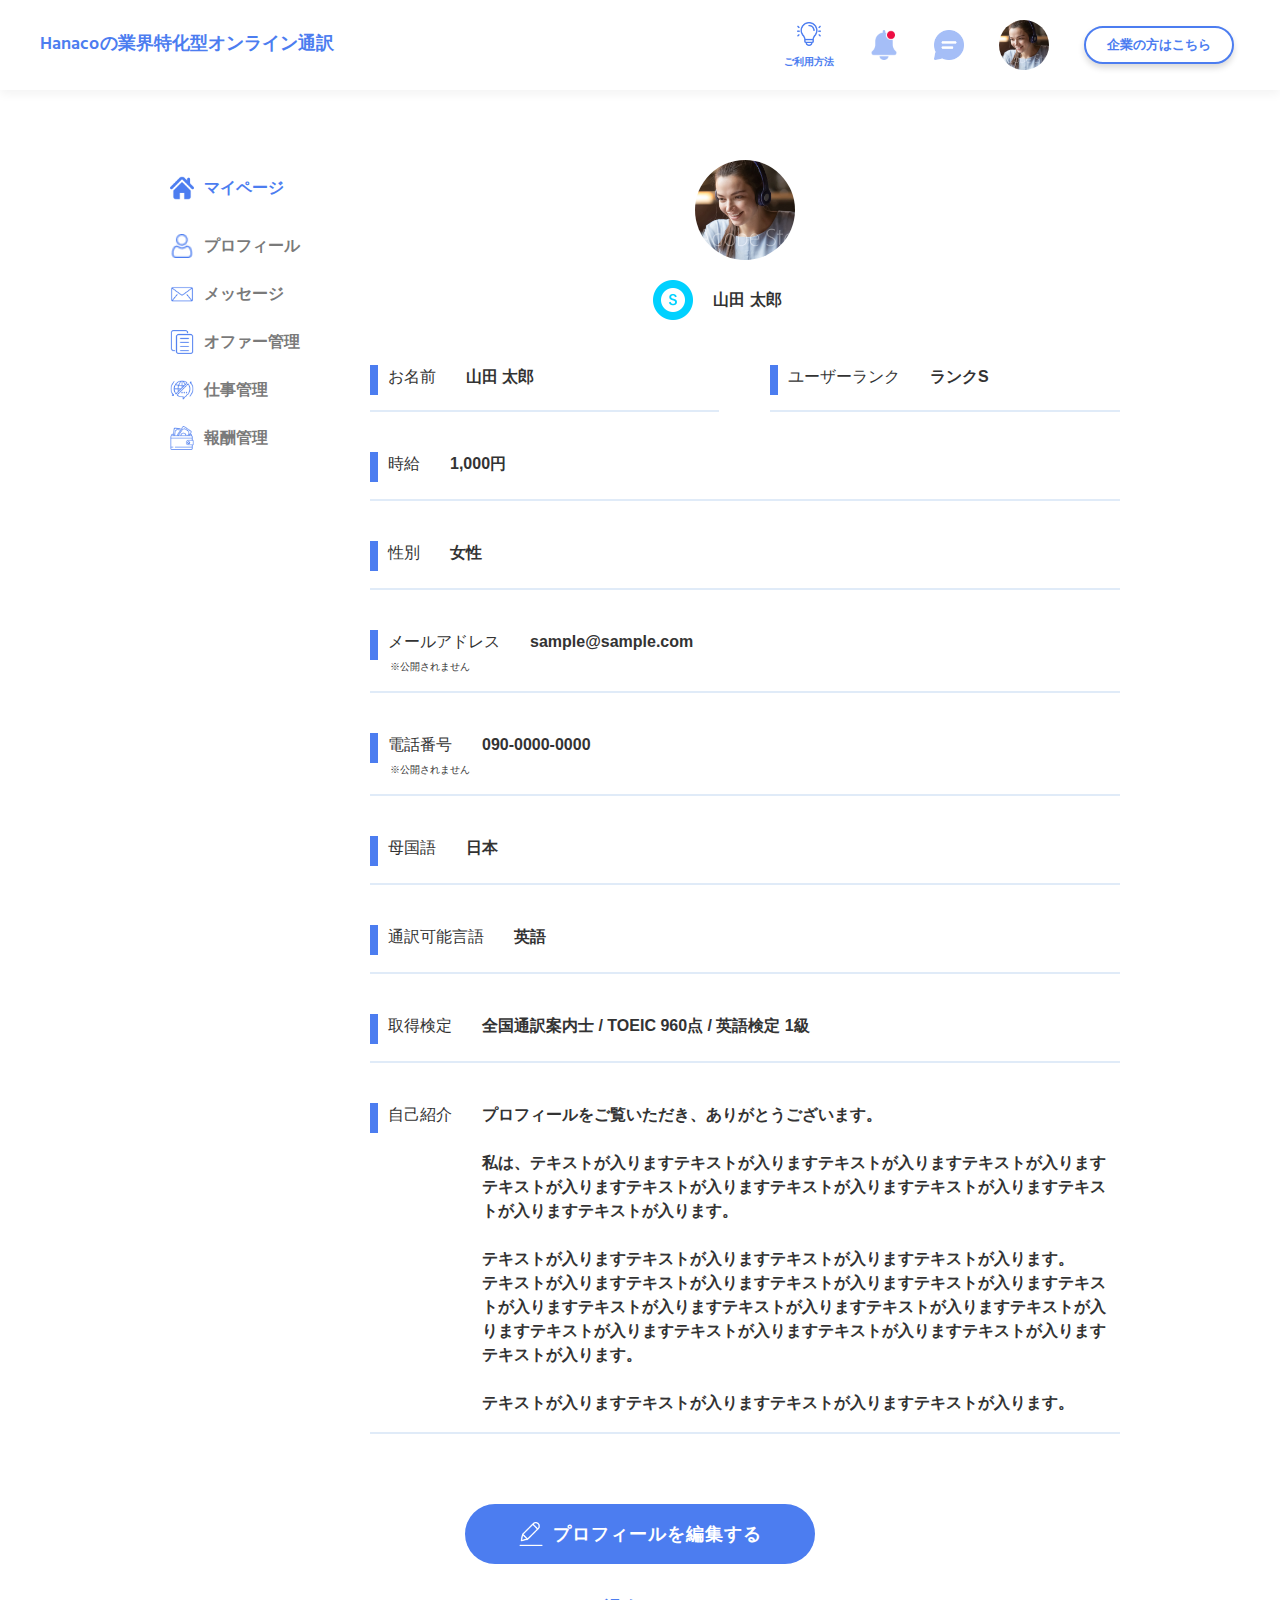
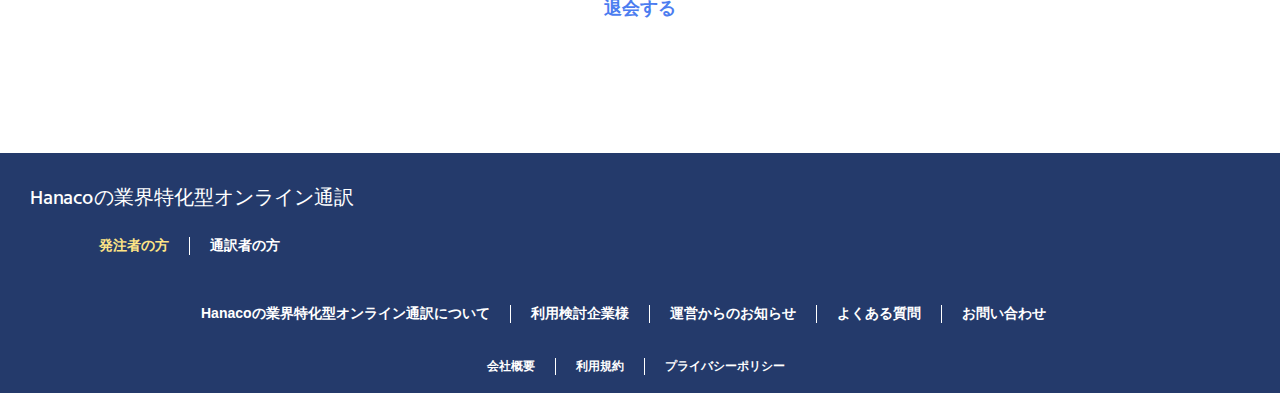
<file: index.html>
<!DOCTYPE html>
<html lang="en">

<head>
    <meta charset="utf-8">
    <meta content="width=device-width, initial-scale=1.0" name="viewport">
    <title></title>

    <!-- css -->
    <link rel="stylesheet" type="text/css" href="style.css">

    <link href="https://fonts.googleapis.com/css2?family=Hind+Jalandhar:wght@300;400;500;600;700&display=swap"
        rel="stylesheet">
</head>

<body>
    <header>
        <div id="slogan">
            <p id="logo">
                Hanacoの業界特化型オンライン通訳
            </p>
        </div>

        <div id="choice">
            <div id="idea">
                <img src="images/Group 52.png" alt="">
                <p>ご利用方法 </p>
            </div>
            <img id="bell" class="header_img" src="images/bell 1.png" alt="">
            <img id="chat" class="header_img" src="images/chat 2.png" alt="">
            <img id="Ellipse" class="header_img" src="images/Ellipse 97.png" alt="">
            <button>企業の方はこちら</button>
        </div>
    </header>

    <main>
        <div id="menu">
            <ul>
                <li>
                    <img class="icon" src="images/home-icon-silhouette 1.png" alt="">
                    <p id="hometitle">マイページ</p>
                </li>
                <li>
                    <img class="icon" src="images/user 1.png" alt="">
                    <p>プロフィール</p>
                </li>
                <li>
                    <img class="icon" src="images/mail 1.png" alt="">
                    <p>メッセージ</p>
                </li>
                <li>
                    <img class="icon" src="images/copy 1.png" alt="">
                    <p>オファー管理</p>
                </li>
                <li>
                    <img class="icon" src="images/translating 1.png" alt="">
                    <p>仕事管理</p>
                </li>
                <li>
                    <img class="icon" src="images/wallet 1.png" alt="">
                    <p>報酬管理</p>
                </li>
            </ul>
        </div>

        <div id="profile">
            <div id="avatar">
                <img id="avapic" src="images/Ellipse 93.png" alt="">
                <div id="profiletitle">
                    <img src="images/Group 3616.png" alt="">
                    <p>山田 太郎</p>
                </div>
            </div>

            <div id="form">
                <div class="inform" id="form12">
                    <div id="firstinform">
                        <div class="formtitle">
                            <img src="images/Rectangle 1173.png" alt="">
                            <p>お名前</p>
                            <p>山田 太郎</p>
                        </div>
                    </div>
                    <div id="secondinform">
                        <div class="formtitle">
                            <img src="images/Rectangle 1173.png" alt="">
                            <p>ユーザーランク</p>
                            <p>ランクS</p>
                        </div>
                    </div>
                </div>
                <div class="inform" id="thirdinform">
                    <div class="formtitle">
                        <img src="images/Rectangle 1173.png" alt="">
                        <p>時給</p>
                        <p>1,000円</p>
                    </div>

                </div>
                <div class="inform" id="fourthinform">
                    <div class="formtitle">
                        <img src="images/Rectangle 1173.png" alt="">
                        <p>性別</p>
                        <p>女性</p>
                    </div>

                </div>
                <div class="inform" id="fithinform">
                    <div class="formtitle">
                        <img src="images/Rectangle 1173.png" alt="">
                        <p>メールアドレス</p>
                        <p>sample@sample.com</p>
                    </div>
                    <p id="subtitle">※公開されません</p>
                </div>
                <div class="inform" id="sixthinform">
                    <div class="formtitle">
                        <img src="images/Rectangle 1173.png" alt="">
                        <p>電話番号</p>
                        <p>090-0000-0000</p>
                    </div>
                    <p id="subtitle">※公開されません</p>
                </div>
                <div class="inform" id="seventhinform">
                    <div class="formtitle">
                        <img src="images/Rectangle 1173.png" alt="">
                        <p>母国語</p>
                        <p>日本</p>
                    </div>

                </div>
                <div class="inform" id="eighthinform">
                    <div class="formtitle">
                        <img src="images/Rectangle 1173.png" alt="">
                        <p>通訳可能言語</p>
                        <p>英語</p>
                    </div>

                </div>
                <div class="inform" id="ninethinform">
                    <div class="formtitle">
                        <img src="images/Rectangle 1173.png" alt="">
                        <p>取得検定</p>
                        <p>全国通訳案内士 / TOEIC 960点 / 英語検定 1級</p>
                    </div>

                </div>
                <div class="inform" id="tenthinform">
                    <div class="formtitle">
                        <img src="images/Rectangle 1173.png" alt="">
                        <p id="titleten">自己紹介</p>
                        <p>
                            プロフィールをご覧いただき、ありがとうございます。<br> <br>
                            私は、テキストが入りますテキストが入りますテキストが入りますテキストが入りますテキストが入りますテキストが入りますテキストが入りますテキストが入りますテキストが入りますテキストが入ります。<br>
                            <br>
                            テキストが入りますテキストが入りますテキストが入りますテキストが入ります。<br>
                            テキストが入りますテキストが入りますテキストが入りますテキストが入りますテキストが入りますテキストが入りますテキストが入りますテキストが入りますテキストが入りますテキストが入りますテキストが入りますテキストが入りますテキストが入りますテキストが入ります。
                            <br><br>
                            テキストが入りますテキストが入りますテキストが入りますテキストが入ります。
                        </p>
                    </div>

                </div>
            </div>
        </div>

        <div id="button">
            <button id="btn">
                <img src="images/edit 1.png" alt="">
                <p>プロフィールを編集する</p>
            </button>
            <p id="sub_btn">退会する</p>
        </div>
    </main>

    <footer>
        <p id="logo">Hanacoの業界特化型オンライン通訳</p>

        <div id="firstline">
            <p>発注者の方</p>
            <img src="images/Line 565.png" alt="">
            <p>通訳者の方</p>
        </div>

        <div id="secondline">
            <p>Hanacoの業界特化型オンライン通訳について</p>
            <img src="images/Line 565.png" alt="">
            <p>利用検討企業様</p>
            <img src="images/Line 565.png" alt="">
            <p>運営からのお知らせ</p>
            <img src="images/Line 565.png" alt="">
            <p>よくある質問</p>
            <img src="images/Line 565.png" alt="">
            <p>お問い合わせ</p>
        </div>

        <div id="thirdline">
            <p>会社概要</p>
            <img src="images/Line 567.png" alt="">
            <p>利用規約</p>
            <img src="images/Line 567.png" alt="">
            <p>プライバシーポリシー</p>
        </div>
    </footer>
</body>

</html>
</file>
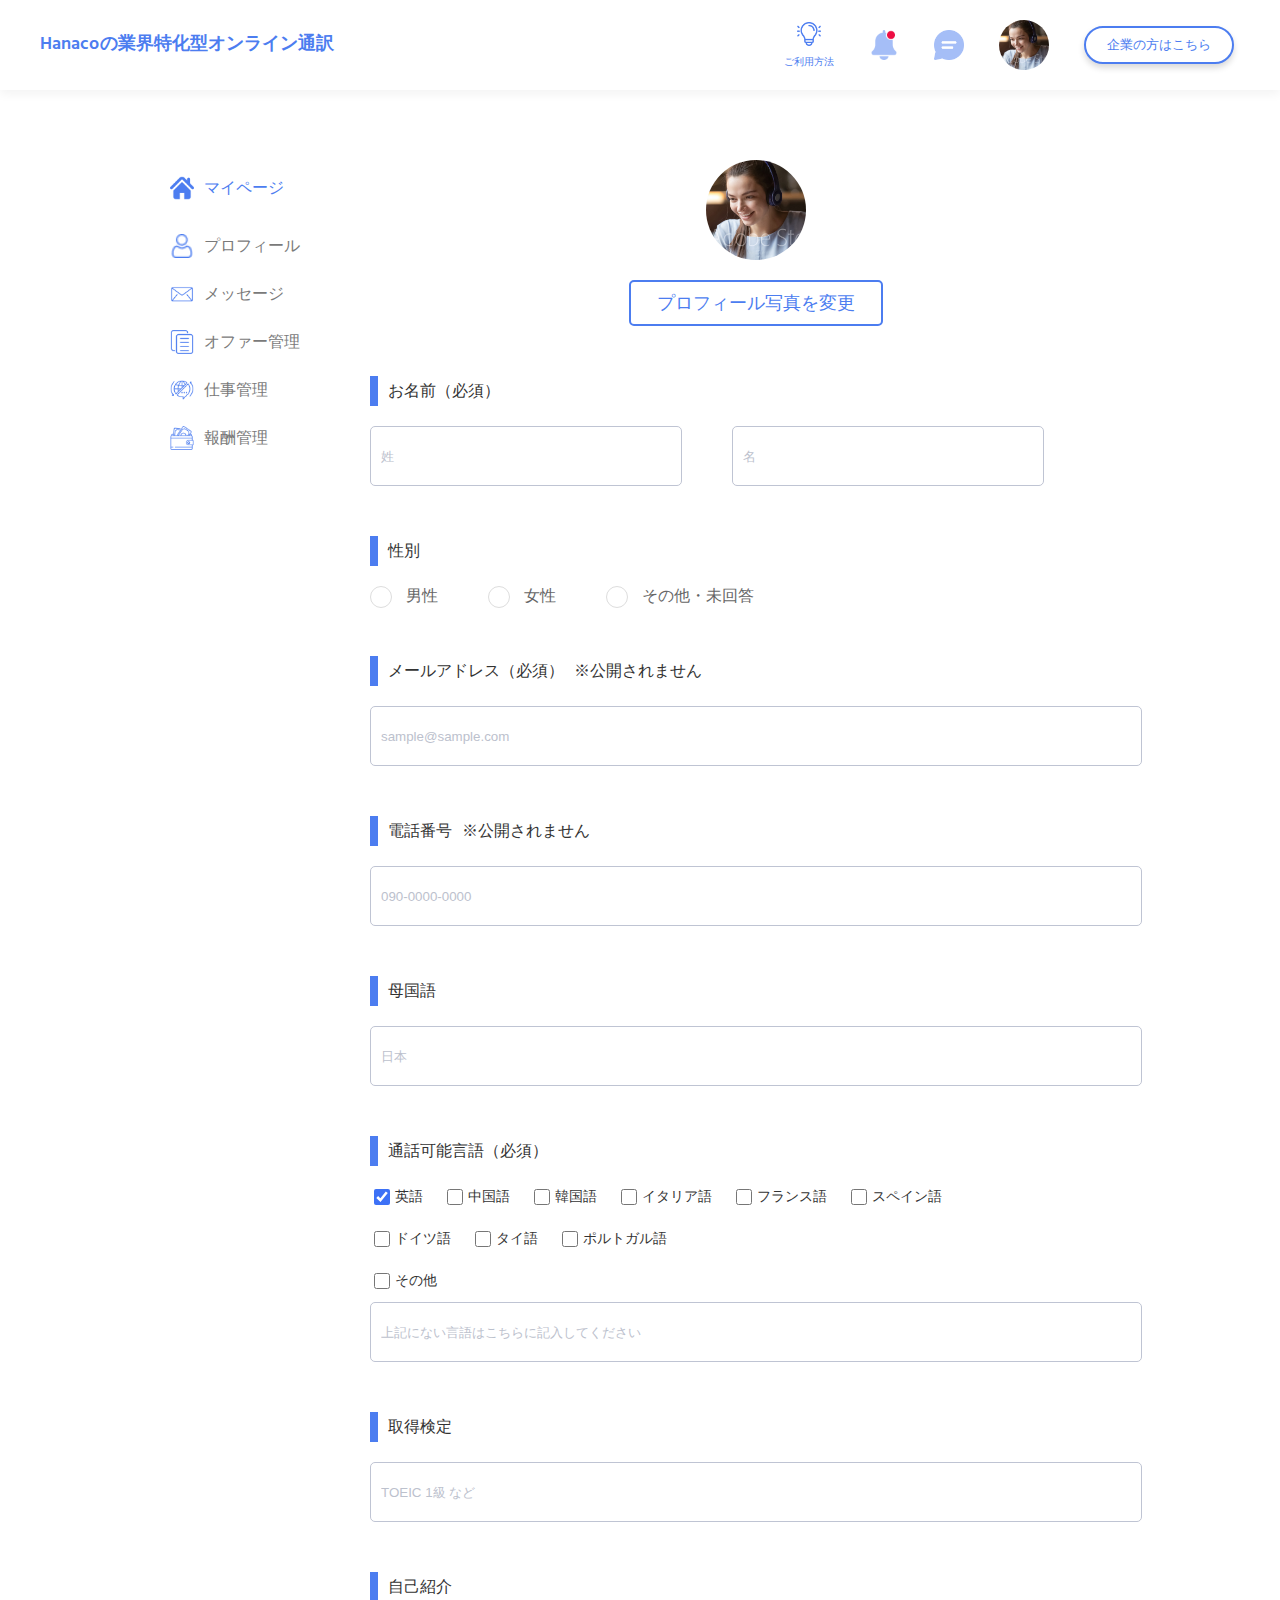
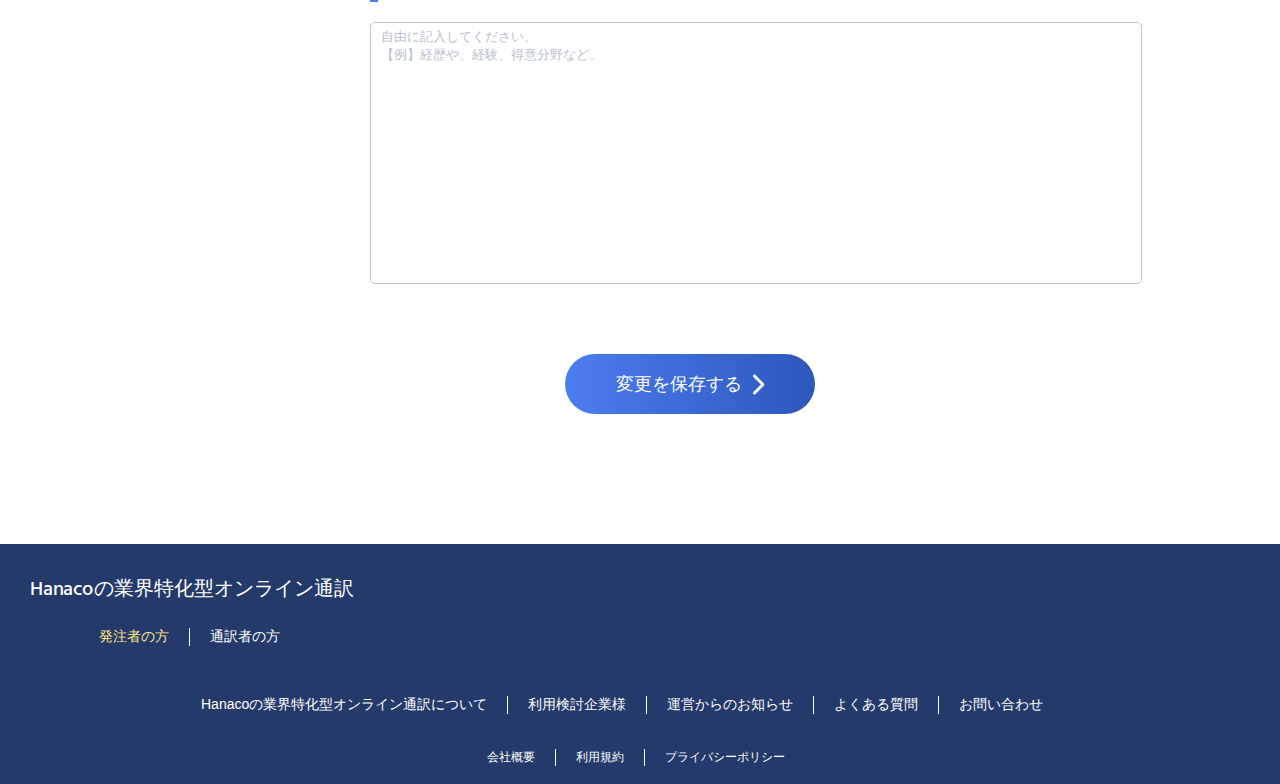
<file: index2.html>
<!DOCTYPE html>
<html lang="en">

<head>
    <meta charset="utf-8">
    <meta content="width=device-width, initial-scale=1.0" name="viewport">
    <title></title>

    <!-- css -->
    <link rel="stylesheet" type="text/css" href="style2.css">

    <link href="https://fonts.googleapis.com/css2?family=Hind+Jalandhar:wght@300;400;500;600;700&display=swap"
        rel="stylesheet">
</head>

<body>
    <header>
        <div id="slogan">
            <p id="logo">
                Hanacoの業界特化型オンライン通訳
            </p>
        </div>

        <div id="choice">
            <div id="idea">
                <img src="images/Group 52.png" alt="">
                <p>ご利用方法 </p>
            </div>
            <img id="bell" class="header_img" src="images/bell 1.png" alt="">
            <img id="chat" class="header_img" src="images/chat 2.png" alt="">
            <img id="Ellipse" class="header_img" src="images/Ellipse 97.png" alt="">
            <button>企業の方はこちら</button>
        </div>
    </header>

    <main>
        <div id="menu">
            <ul>
                <li>
                    <img class="icon" src="images/home-icon-silhouette 1.png" alt="">
                    <p id="hometitle">マイページ</p>
                </li>
                <li id="choosing">
                    <img class="icon" src="images/user 1.png" alt="">
                    <p>プロフィール</p>
                </li>
                <li>
                    <img class="icon" src="images/mail 1.png" alt="">
                    <p>メッセージ</p>
                </li>
                <li>
                    <img class="icon" src="images/copy 1.png" alt="">
                    <p>オファー管理</p>
                </li>
                <li>
                    <img class="icon" src="images/translating 1.png" alt="">
                    <p>仕事管理</p>
                </li>
                <li>
                    <img class="icon" src="images/wallet 1.png" alt="">
                    <p>報酬管理</p>
                </li>
            </ul>
        </div>

        <div id="profile">
            <div id="avatar">
                <img id="avapic" src="images/Ellipse 93.png" alt="">
                <div>
                    <p>プロフィール写真を変更</p>
                </div>
            </div>

            <div id="form">
                <div class="inform" id="firstinform">
                    <div class="formtitle">
                        <img src="images/Rectangle 1173.png" alt="">
                        <p>お名前（必須）</p>
                    </div>
                    <div class="int">
                        <input class="inputtext" type="text" class="custom-input" placeholder="姓">
                        <input class="inputtext" type="text" class="custom-input" placeholder="名">
                    </div>
                </div>

                <div class="inform" id="secondinform">
                    <div class="formtitle">
                        <img src="images/Rectangle 1173.png" alt="">
                        <p id="title">性別</p>
                    </div>
                    <div class="int">
                        <div class="radio-option">
                            <input type="radio" name="gender" value="male" id="male" />
                            <label for="male">男性</label>
                        </div>

                        <div class="radio-option">
                            <input type="radio" name="gender" value="female" id="female" />
                            <label for="female">女性</label>
                        </div>

                        <div class="radio-option">
                            <input type="radio" name="gender" value="other" id="other" />
                            <label for="other">その他・未回答</label>
                        </div>
                    </div>
                </div>

                <div class="inform" id="thirdinform">
                    <div class="formtitle">
                        <img src="images/Rectangle 1173.png" alt="">
                        <p>メールアドレス（必須）</p>
                        <p class="subtitle">※公開されません</p>
                    </div>
                    <div class="int">
                        <input class="inputtext" type="text" class="custom-input" placeholder="sample@sample.com">
                    </div>
                </div>

                <div class="inform" id="fourthinform">
                    <div class="formtitle">
                        <img src="images/Rectangle 1173.png" alt="">
                        <p>電話番号</p>
                        <p class="subtitle">※公開されません</p>
                    </div>
                    <div class="int">
                        <input class="inputtext" type="text" class="custom-input" placeholder="090-0000-0000">
                    </div>
                </div>

                <div class="inform" id="fifthinform">
                    <div class="formtitle">
                        <img src="images/Rectangle 1173.png" alt="">
                        <p>母国語</p>
                    </div>
                    <div class="int">
                        <input class="inputtext" type="text" class="custom-input" placeholder="日本">
                    </div>
                </div>

                <div class="inform" id="sixthinform">
                    <div class="formtitle">
                        <img src="images/Rectangle 1173.png" alt="">
                        <p>通話可能言語（必須）</p>
                    </div>

                    <div class="checkbox-group">
                        <div class="checkbox-row">
                            <label><input type="checkbox" checked> 英語</label>
                            <label><input type="checkbox"> 中国語</label>
                            <label><input type="checkbox"> 韓国語</label>
                            <label><input type="checkbox"> イタリア語</label>
                            <label><input type="checkbox"> フランス語</label>
                            <label><input type="checkbox"> スペイン語</label>
                        </div>
                        <div class="checkbox-row">
                            <label><input type="checkbox"> ドイツ語</label>
                            <label><input type="checkbox"> タイ語</label>
                            <label><input type="checkbox"> ポルトガル語</label>
                        </div>
                        <div class="checkbox-row">
                            <label><input type="checkbox"> その他</label>
                        </div>
                    </div>

                    <div class="int">
                        <input class="inputtext" type="text" class="custom-input" placeholder="上記にない言語はこちらに記入してください">
                    </div>
                </div>

                <div class="inform" id="seventhinform">
                    <div class="formtitle">
                        <img src="images/Rectangle 1173.png" alt="">
                        <p>取得検定</p>
                    </div>
                    <div class="int">
                        <input class="inputtext" type="text" class="custom-input" placeholder="TOEIC 1級 など">
                    </div>
                </div>

                <div class="inform" id="eighthinform">
                    <div class="formtitle">
                        <img src="images/Rectangle 1173.png" alt="">
                        <p>自己紹介</p>
                    </div>
                    <div class="int">
                        <textarea class="inputtext" class="custom-input" placeholder="自由に記入してください。
【例】経歴や、経験、得意分野など。"></textarea>
                    </div>
                </div>
            </div>
        </div>

        <button id="btn">
            <p>変更を保存する</p>
            <img src="images/Line 579.png" alt="">
        </button>
    </main>

    <footer>
        <p id="logo">Hanacoの業界特化型オンライン通訳</p>

        <div id="firstline">
            <p>発注者の方</p>
            <img src="images/Line 565.png" alt="">
            <p>通訳者の方</p>
        </div>

        <div id="secondline">
            <p>Hanacoの業界特化型オンライン通訳について</p>
            <img src="images/Line 565.png" alt="">
            <p>利用検討企業様</p>
            <img src="images/Line 565.png" alt="">
            <p>運営からのお知らせ</p>
            <img src="images/Line 565.png" alt="">
            <p>よくある質問</p>
            <img src="images/Line 565.png" alt="">
            <p>お問い合わせ</p>
        </div>

        <div id="thirdline">
            <p>会社概要</p>
            <img src="images/Line 567.png" alt="">
            <p>利用規約</p>
            <img src="images/Line 567.png" alt="">
            <p>プライバシーポリシー</p>
        </div>
    </footer>
</body>

</html>
</file>
<file: style.css>
* {
    font-family: 'Yu Gothic', 'YuGothic', sans-serif;
    font-weight: 700;
    color: #333333;
    margin: 0;
}

body {
    width: 1280px;
    height: auto;
    position: relative;
    margin: 0 auto;
}

header {
    width: 1280px;
    height: 90px;
    box-shadow: 0px 4px 10px rgba(0, 0, 0, 0.05);
    display: flex;
}

button {
    cursor: pointer;
}

button:hover {
    filter: brightness(90%);
}

#slogan {
    height: 100%;
    display: flex;
    align-items: center;
    padding: 0 40px;
}

#logo {
    font-family: 'Hind Jalandhar', sans-serif;
    font-weight: 600;
    font-size: 18px;
    color: #4C7DF0;
}

#idea {
    text-align: center;
}

#idea img {
    width: 24px;
    height: 24px;
}

#idea p {
    font-size: 10px;
    color: #4C7DF0;
    margin-top: 5px;
}


#choice {
    margin-left: 410px;
    height: 100%;
    display: flex;
    align-items: center;
    gap: 35px;
}

.header_img {
    width: 30px;
    height: 30px;
}

#Ellipse {
    width: 50px;
    height: 50px;
    border-radius: 50%;
    object-fit: cover;
}

header button {
    width: 150px;
    height: 38px;
    background: #FFFFFF;
    border-radius: 19px;
    border: 2px solid #4C7DF0;
    box-shadow: 0px 4px 6px 0px #00000026;
    font-size: 13px;
    color: #4C7DF0;
}

main {
    width: 100%;
    height: max-content;
    display: flex;
    margin-top: 70px;
    flex-wrap: wrap;
}

#menu {
    margin: 0 0 0 160px;
}

#menu ul {
    list-style: none;
    /* Bỏ dấu chấm đầu dòng */
    padding: 0;
    /* Bỏ khoảng cách mặc định */
    margin: 0;
}

#menu li {
    width: 150px;
    height: 40px;
    border-radius: 3px;
    display: flex;
    align-items: center;
    margin: 8px 0 8px 0;
    /* Khoảng cách giữa các item */
}

#menu ul li:first-child {
    margin: 8px 0 18px 0;
}

.icon {
    margin: 0px 10px;
    width: 24px;
    height: 24px;
}

#menu li p {
    font-size: 16px;
    color: #7A7A7A;
}

#menu #hometitle {
    color: #4C7DF0;
}

#menu li:hover {
    background: #E0EBF8;
    cursor: pointer;
}

#profile {
    padding-left: 60px;
}

#avatar {
    display: flex;
    /* Sử dụng Flexbox để căn giữa và xếp theo chiều dọc */
    flex-direction: column;
    /* Xếp các phần tử theo chiều dọc */
    align-items: center;
    width: 100%;
}

#avapic {
    width: 100px;
    height: 100px;
    border-radius: 50%;
    object-fit: cover;
    margin-bottom: 20px;
}

#profiletitle {
    display: flex;
    justify-content: center;
    align-items: center;
    gap: 20px;
    padding-right: 55px;
}

#profiletitle img {
    width: 40px;
    height: 40px;
}

#form {
    margin-top: 45px;
}

#form12 {
    display: flex;
    gap: 50px;
    width: 750px;
    position: relative;
    border-bottom: none;
    /* Xóa border-bottom mặc định */
    background: linear-gradient(to right,
            #E0EBF8 0%, #E0EBF8 46.6%,
            /* Đoạn đầu dài 350px */
            transparent 46.6%, transparent 53.3%,
            /* Khoảng trắng 50px */
            #E0EBF8 53.3%, #E0EBF8 100%
            /* Đoạn cuối dài 350px */
        );
    background-size: 100% 2px;
    /* Chiều cao của đường viền */
    background-repeat: no-repeat;
    background-position: bottom left;
}

.inform {
    margin-bottom: 17px;
    width: 750px;
    border-bottom: 2px solid #E0EBF8;
    padding-bottom: 17px;
    margin-bottom: 40px;
}

.formtitle {
    display: flex;
    gap: 10px;

}

#firstinform .formtitle,
#secondinform .formtitle,
#thirdinform .formtitle {
    width: 350px;
}

.formtitle p {
    font-weight: 500;
    font-size: 16px;
    line-height: 24px;
    letter-spacing: 5%;
}

.formtitle p:last-child {
    font-weight: 700;
    margin-left: 20px;
}

.inform hr {
    width: 750px;
    border: 1px solid #E0EBF8;
    margin: 0;
}

#firstinform hr,
#secondinform hr,
#thirdinform hr {
    width: 350px;
}

#fithinform #subtitle,
#sixthinform #subtitle {
    font-size: 10px;
    font-weight: 500;
    margin: 0 0 0px 20px
}

#fithinform .formtitle,
#sixthinform .formtitle {
    padding-bottom: 0px;
}

#tenthinform .formtitle {
    display: flex;
    align-items: flex-start;
    /* Căn phần tử con lên trên */
    justify-content: flex-start;
    /* Căn phần tử con sang trái */
}

#tenthinform {
    margin-bottom: 0px;
}

#titleten {
    white-space: nowrap;
}

#tenthinform p:last-child {
    width: 635px;
    height: 312x;
}

#tenthinform hr {
    margin-bottom: 0px;
}

#button {
    margin-top: 70px;
    margin-bottom: 130px;
    margin-left: 465px;
    text-align: center;
}

#btn {
    width: 350px;
    height: 60px;
    margin-bottom: 30px;
    border-radius: 50px;
    background-color: #4C7DF0;
    border: none;
    display: flex;
    align-items: center;
    justify-content: center;
}

#btn img {
    padding-right: 10px;
}

#btn p {
    font-size: 18px;
    line-height: 28.8px;
    letter-spacing: 1px;
    color: white;
}

#btn img {
    width: 24px;
    height: 24px;
}

#sub_btn {
    font-size: 18px;
    line-height: 28.8px;
    color: #4C7DF0;
}

footer {
    width: 1280px;
    height: 240px;
    background-color: #243A6B;
}

footer #logo {
    padding: 30px 0 0 30px;
    font-weight: 500;
    font-size: 20px;
    color: #FFFFFF;
}

footer div {
    display: flex;
}

footer div p {
    font-size: 14px;
    color: #FFFFFF;
}

footer img {
    margin: 0px 20px;
}

footer #firstline {
    margin-left: 99px;
    margin-top: 20px;
}

footer #firstline p:hover,
footer #secondline p:hover,
footer #thirdline p:hover {
    text-decoration: underline;
    cursor: pointer;
}

footer #firstline p:first-child {
    color: #FFE585;
}

footer #secondline {
    margin-top: 50px;
    margin-left: 201px;
}

footer #thirdline {
    margin-top: 35px;
    margin-left: 487px;
}

footer #thirdline p {
    font-size: 12px;
}
</file>
<file: style2.css>
* {
    font-family: 'Yu Gothic', 'YuGothic', sans-serif;
    color: #333333;
}

p {
    margin: 0;
}

body {
    width: 1280px;
    height: auto;
    position: relative;
    margin: 0 auto;

}

header {
    width: 1280px;
    height: 90px;
    box-shadow: 0px 4px 10px rgba(0, 0, 0, 0.05);
    display: flex;
}

button {
    cursor: pointer;
}

button:hover {
    filter: brightness(90%);
}

#slogan {
    height: 100%;
    display: flex;
    align-items: center;
    padding: 0 40px;
}

#logo {
    font-family: 'Hind Jalandhar', sans-serif;
    font-weight: 600;
    font-size: 18px;
    color: #4C7DF0;
}

#idea {
    text-align: center;
}

#idea img {
    width: 24px;
    height: 24px;
}

#idea p {
    font-size: 10px;
    color: #4C7DF0;
    margin-top: 5px;
}

#choice {
    margin-left: 410px;
    height: 100%;
    display: flex;
    align-items: center;
    gap: 35px;
}

.header_img {
    width: 30px;
    height: 30px;
}

#Ellipse {
    width: 50px;
    height: 50px;
    border-radius: 50%;
    object-fit: cover;
}

header button {
    width: 150px;
    height: 38px;
    background: #FFFFFF;
    border-radius: 19px;
    border: 2px solid #4C7DF0;
    box-shadow: 0px 4px 6px 0px #00000026;
    font-size: 13px;
    color: #4C7DF0;
}

main {
    width: 100%;
    height: max-content;
    display: flex;
    margin-top: 70px;
    flex-wrap: wrap;
}

#menu {
    margin: 0 0 0 160px;
}

#menu ul {
    list-style: none;
    /* Bỏ dấu chấm đầu dòng */
    padding: 0;
    /* Bỏ khoảng cách mặc định */
    margin: 0;
}

#menu li {
    width: 150px;
    height: 40px;
    border-radius: 3px;
    display: flex;
    align-items: center;
    margin: 8px 0 8px 0;
    /* Khoảng cách giữa các item */
}

#menu ul li:first-child {
    margin: 8px 0 18px 0;
}

.icon {
    margin: 0px 10px;
    width: 24px;
    height: 24px;
}

#menu li p {
    font-size: 16px;
    color: #7A7A7A;
}

#menu #hometitle {
    color: #4C7DF0;
}

#menu li:hover {
    background: #E0EBF8;
    cursor: pointer;
}

#profile {
    padding-left: 60px;
}

#avatar {
    display: flex;
    /* Sử dụng Flexbox để căn giữa và xếp theo chiều dọc */
    flex-direction: column;
    /* Xếp các phần tử theo chiều dọc */
    align-items: center;
    width: 100%;
    font-size: 18px;
    color: #4C7DF0;
}

#avatar div:hover {
    cursor: pointer;
    filter: brightness(60%);
}

#avapic {
    width: 100px;
    height: 100px;
    border-radius: 50%;
    object-fit: cover;
    margin-bottom: 20px;
}

#avatar div {
    width: 250px;
    height: 42px;
    border-radius: 5px;
    border: 2px solid #4C7DF0;
    display: flex;
    align-items: center;
    justify-content: center;
}

#avatar div p {
    color: #4C7DF0;
}

#form {
    margin-top: 50px;
}

.inform {
    margin-bottom: 50px;
}

.inform .formtitle {
    display: flex;
    align-items: center;
    margin-bottom: 20px;
    gap: 10px;
}

.formtitle p {
    font-weight: 500;
    font-size: 16px;
    line-height: 24px;
    letter-spacing: 5%;
}

.inform .int {
    display: flex;
    gap: 50px;
}


#firstinform input,
fourthinform input {
    width: 290px;
}

.int label input {
    width: 20px;
    height: 20px;
}

[type="radio"]:checked,
[type="radio"]:not(:checked) {
    position: absolute;
    left: -9999px;
}

[type="radio"]:checked+label,
[type="radio"]:not(:checked)+label {
    position: relative;
    padding-left: 36px;
    cursor: pointer;
    line-height: 20px;
    display: inline-block;
    color: #666;
}

[type="radio"]:checked+label:before,
[type="radio"]:not(:checked)+label:before {
    content: '';
    position: absolute;
    left: 0;
    top: 0;
    /* Kích thước vòng tròn */
    width: 20px;
    height: 20px;
    border: 1px solid #ddd;
    border-radius: 100%;
    margin-right: 15px;
}

[type="radio"]:not(:checked)+label:before {
    background: #fff;
}

[type="radio"]:checked+label:before {
    box-shadow: inset 0 0 0 5px #4C7DF0;
}

[type="radio"]:checked+label:after,
[type="radio"]:not(:checked)+label:after {
    content: '';
    width: 12px;
    height: 12px;
    position: absolute;
    top: 4px;
    left: 4px;
    border-radius: 100%;
    -webkit-transition: all 0.2s ease;
    transition: all 0.2s ease;
}

[type="radio"]:not(:checked)+label:after {
    opacity: 0;
    -webkit-transform: scale(0);
    transform: scale(0);
}

[type="radio"]:checked+label:after {
    opacity: 1;
    -webkit-transform: scale(1);
    transform: scale(1);
}

.int label span {
    font-weight: 500;
}

.subtitle {
    font-weight: 500;
    font-size: 10px;
}

.checkbox-group {
    display: flex;
    flex-direction: column;
    gap: 20px;
    /* Tạo khoảng cách giữa các hàng */
    margin-bottom: 10px;
}

.checkbox-row {
    display: flex;
    gap: 20px;
    /* Khoảng cách giữa các checkbox */
    justify-content: flex-start;
    /* Căn trái các checkbox */
}

.checkbox-row label {
    font-weight: 500;
}

.checkbox-row:nth-child(1) {
    display: grid;
    grid-template-columns: repeat(6, auto);
    /* Hàng 1 có 6 checkbox */
}

.checkbox-row:nth-child(2) {
    display: grid;
    grid-template-columns: repeat(3, auto);
    /* Hàng 2 có 3 checkbox */
}

.checkbox-row:nth-child(3) {
    display: grid;
    grid-template-columns: repeat(1, auto);
    /* Hàng 3 có 1 checkbox */
}

.checkbox-group label {
    display: flex;
    align-items: center;
    font-family: 'Yu Gothic', 'YuGothic', sans-serif;
    font-size: 14px;
    cursor: pointer;
}

.checkbox-group input[type="checkbox"] {
    width: 16px;
    height: 16px;
    margin-right: 5px;
    accent-color: #3D71F6;
}

.inputtext {
    height: 48px;
    border-radius: 5px;
    border: 1px solid #BFC4D3;
    padding: 5px 10px;
    width: 750px;
}

input::placeholder,
textarea::placeholder {
    color: #BCC1CD;
    /* Màu chữ gợi ý */
    font-weight: 500;
}

.int textarea {
    height: 250px;
    resize: none;
}

#eighthinform {
    margin-bottom: 0px;
}

#btn {
    width: 250px;
    height: 60px;
    border-radius: 30px;
    border: none;
    background: linear-gradient(to right, #4c7df0, #2c57bc);
    display: flex;
    align-items: center;
    justify-content: center;
    gap: 10px;
    margin-top: 70px;
    margin-left: 565px;
}

#btn p {
    font-size: 18px;
    color: white;
}

footer {
    margin-top: 130px;
    width: 1280px;
    height: 240px;
    background-color: #243A6B;
}

footer #logo {
    padding: 30px 0 0 30px;
    font-weight: 500;
    font-size: 20px;
    color: #FFFFFF;
}

footer div {
    display: flex;
}

footer div p {
    font-size: 14px;
    color: #FFFFFF;
}

footer img {
    margin: 0px 20px;
}

footer #firstline {
    margin-left: 99px;
    margin-top: 20px;
}

footer #firstline p:hover,
footer #secondline p:hover,
footer #thirdline p:hover {
    text-decoration: underline;
    cursor: pointer;
}

footer #firstline p:first-child {
    color: #FFE585;
}

footer #secondline {
    margin-top: 50px;
    margin-left: 201px;
}

footer #thirdline {
    margin-top: 35px;
    margin-left: 487px;
}

footer #thirdline p {
    font-size: 12px;
}
</file>
